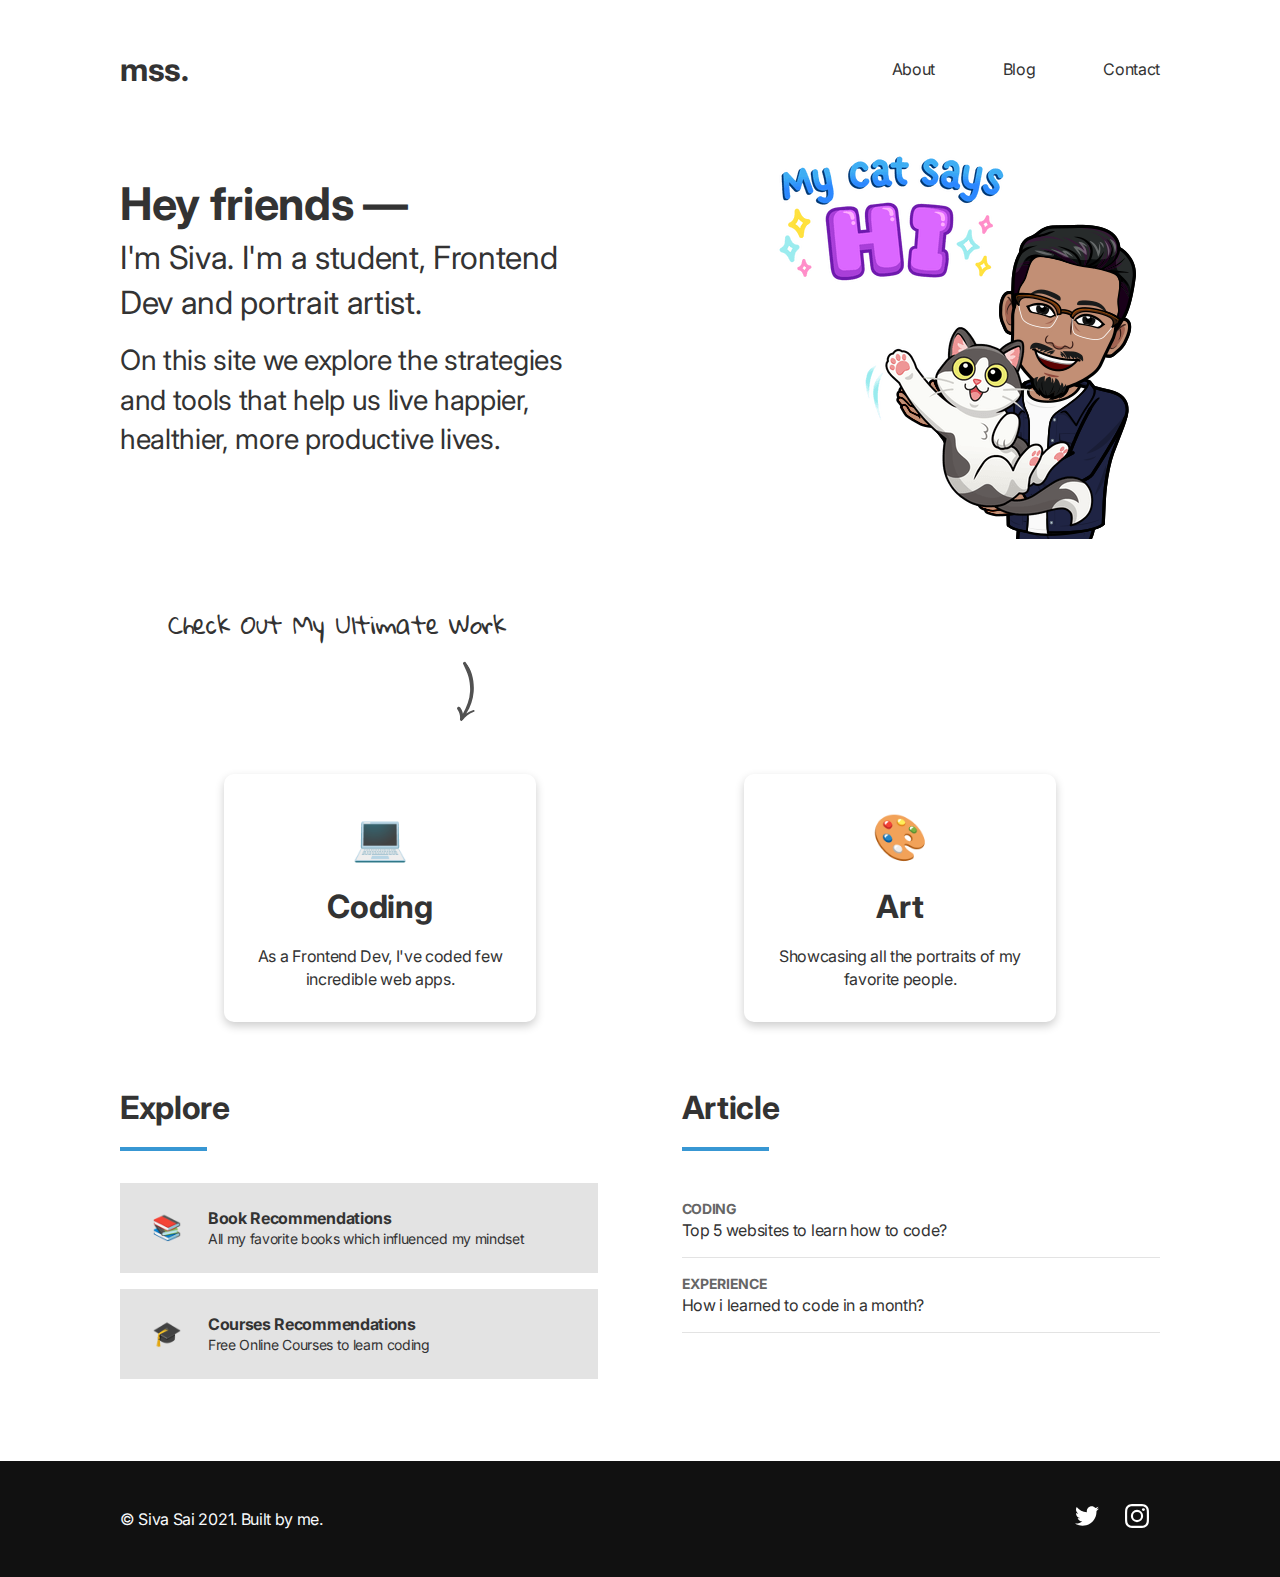
<file: index.html>
<!DOCTYPE html>
<html lang="en">
<head>
    <meta charset="UTF-8">
    <meta http-equiv="X-UA-Compatible" content="IE=edge">
    <meta name="viewport" content="width=device-width, initial-scale=1.0">
    <title>Siva Sai</title>

    <link rel="stylesheet" href="./css/styles.css">

    <!-- googlefonts -->

    <link rel="preconnect" href="https://fonts.gstatic.com">

    <link href="https://fonts.googleapis.com/css2?family=Inter:wght@400&display=swap" rel="stylesheet">

    <link rel="preconnect" href="https://fonts.gstatic.com">

    <link href="https://fonts.googleapis.com/css2?family=Gloria+Hallelujah&display=swap" rel="stylesheet">

</head>
<body>
    <header>
        <div class="head">

            <h1 class="logo-text">mss.</h1>
            
            <button class="nav-toggle">
                <span class="hamburger"></span>
            </button>
            
            <nav class="nav">
                <ul class="nav-list">
                    <li class="nav-item"><a href="./about.html" class="nav-link">About</a></li>
                    <li class="nav-item"><a href="./blog.html" class="nav-link">Blog</a></li>
                    <li class="nav-item"><a href="./contact.html" class="nav-link">Contact</a></li>
                </ul>
            </nav>
        </div>
    </header>
    <main>
        
        <div class="container">
            <!-- introduction -->
            <div class="intro">
                <div class="intro-des">
                    <h1 class="intro-title">Hey friends —</h1>
                    <h2 class="intro-subtitle">I'm Siva. I'm a student, Frontend Dev and portrait artist.</h2>
                    <h2 class="intro-subtitle-1">On this site we explore the strategies and tools that help us live happier, healthier, more productive lives.
                    </h2>
               </div>
               <div class="intro-img">
                   <img src="./img/cat-and-me.png" alt="cartoon of sivasai holding a cat" class="image"></div>
            </div>
            <!-- gudies -->
            <div class="home-section-1">
                <div>
                    <div class="section-title">check out my ultimate work</div>
                    <div class="arrow">
                        <svg width="57" height="61" viewBox="0 0 57 61" fill="none" xmlns="http://www.w3.org/2000/svg"><g clip-path="url(#clip0)"><path d="M27.24 59.656c3.056-4.048 6.993-7.064 11.733-8.884 1.044-.403.601-2.019-.494-1.686a27.466 27.466 0 00-7.22 3.363c4.386-6.307 6.793-13.976 7.43-21.601.826-9.907-1.403-22-8.078-29.72-.977-1.136-3.166.194-2.558 1.583C30 7.16 32.27 11.285 33.525 16.038c1.242 4.705 1.793 9.525 1.53 14.385-.434 8.056-3.296 15.458-7.17 22.389-.355-2.259-1.235-4.428-2.668-6.287-1.3-1.681-4.121-.045-2.869 1.776 2.13 3.113 3.128 6.322 2.577 10.122-.167 1.186 1.416 2.426 2.317 1.233z" fill="#333" fill-opacity=".85"></path></g><defs><clipPath id="clip0"><path transform="rotate(148.25 56.2 41.845)" fill="#fff" d="M56.2 41.845h35.638v49.209H56.2z"></path></clipPath></defs></svg>
                    </div>
                </div>
                <div class="section-list">
                    <div class="section-item">
                        <div class="section-icon">💻</div>
                        <h1 class="section-item-title">coding</h1>
                        <p>As a Frontend Dev, I've coded few incredible web apps.</p>
                    </div>
                    <div class="section-item">
                        <div class="section-icon">🎨</div>
                        <h1 class="section-item-title">art</h1>
                        <p>Showcasing all the portraits of my favorite people.</p>
                    </div>
                </div>
            </div>
            <!-- external links -->
            <div class="home-section-2">
                <div class="explore">
                    <h1 class="explore-title">Explore</h1>
                    <hr class="line">
                    <a href="#" class="explore-link">
                        <div class="explore-link-icon">📚</div>
                        <div class="ex-link-block">
                            <b>Book Recommendations</b>
                            <div class="ex-p">All my favorite books which influenced my mindset</div>
                        </div>
                    </a>
                    <a href="#" class="explore-link">
                        <div class="explore-link-icon">🎓</div>
                        <div class="ex-link-block">
                            <b>Courses Recommendations</b>
                            <div class="ex-p">Free Online Courses to learn coding</div>
                        </div>
                    </a>              
                </div>
                <div class="article">
                    <h1 class="article-title">Article</h1>
                    <hr class="line">
                    <div class="article-link">
                        <div>
                            <div class="article-link-title">Coding</div>
                            <a class="ar-link" href="#">Top 5 websites to learn how to code?</a>
                        </div>
                    </div>
                    <div class="article-link">
                        <div>
                            <div class="article-link-title">Experience</div>
                            <a class="ar-link" href="#">How i learned to code in a month?</a> 
                        </div> 
                    </div>
                </div>
            </div>
        </div>
    </main>

    
    <script src="./css/index.js"></script>
    <footer>
        <div class="footer-container footer-cols">
            <div class="copyright">© Siva Sai 2021. Built by me.</div>
            <div class="social-links">
                <a target="_blank" href="https://twitter.com/sivasai_me/" class="social-link"><svg xmlns="http://www.w3.org/2000/svg" width="24" height="24" viewBox="0 0 24 24"><path fill="#fff" d="M24 4.6c-.9.4-1.8.7-2.8.8 1-.6 1.8-1.6 2.2-2.7-1 .6-2 1-3.1 1.2-.9-1-2.2-1.6-3.6-1.6-2.7 0-4.9 2.2-4.9 4.9 0 .4 0 .8.1 1.1-4.2-.2-7.8-2.2-10.2-5.2-.5.8-.7 1.6-.7 2.5 0 1.7.9 3.2 2.2 4.1-.8 0-1.6-.2-2.2-.6v.1c0 2.4 1.7 4.4 3.9 4.8-.4.1-.8.2-1.3.2-.3 0-.6 0-.9-.1.6 2 2.4 3.4 4.6 3.4-1.7 1.3-3.8 2.1-6.1 2.1-.4 0-.8 0-1.2-.1 2.2 1.4 4.8 2.2 7.5 2.2 9.1 0 14-7.5 14-14v-.6c1-.7 1.8-1.6 2.5-2.5z"></path></svg></a>
                <a target="_blank" href="https://instagram.com/sivasai.me/" class="social-link"><svg xmlns="http://www.w3.org/2000/svg" width="24" height="24" viewBox="0 0 24 24"><g fill="#fff"><path d="M12 2.162c3.204 0 3.584.012 4.849.07 1.366.062 2.633.336 3.608 1.311.975.975 1.249 2.242 1.311 3.608.058 1.265.07 1.645.07 4.849s-.012 3.584-.07 4.849c-.062 1.366-.336 2.633-1.311 3.608-.975.975-2.242 1.249-3.608 1.311-1.265.058-1.645.07-4.849.07s-3.584-.012-4.849-.07c-1.366-.062-2.633-.336-3.608-1.311-.975-.975-1.249-2.242-1.311-3.608-.058-1.265-.07-1.645-.07-4.849s.012-3.584.07-4.849c.062-1.366.336-2.633 1.311-3.608.975-.975 2.242-1.249 3.608-1.311 1.265-.058 1.645-.07 4.849-.07M12 0C8.741 0 8.332.014 7.052.072c-1.95.089-3.663.567-5.038 1.942C.639 3.389.161 5.102.072 7.052.014 8.332 0 8.741 0 12c0 3.259.014 3.668.072 4.948.089 1.95.567 3.663 1.942 5.038 1.375 1.375 3.088 1.853 5.038 1.942C8.332 23.986 8.741 24 12 24s3.668-.014 4.948-.072c1.95-.089 3.663-.567 5.038-1.942 1.375-1.375 1.853-3.088 1.942-5.038.058-1.28.072-1.689.072-4.948s-.014-3.668-.072-4.948c-.089-1.95-.567-3.663-1.942-5.038C20.611.639 18.898.161 16.948.072 15.668.014 15.259 0 12 0z"></path><path d="M12 5.838a6.162 6.162 0 100 12.324 6.162 6.162 0 000-12.324zM12 16a4 4 0 110-8 4 4 0 010 8z"></path><circle cx="18.406" cy="5.594" r="1.44"></circle></g></svg></a>
            </div>
        </div>
    </footer>
</body>
</html>
</file>
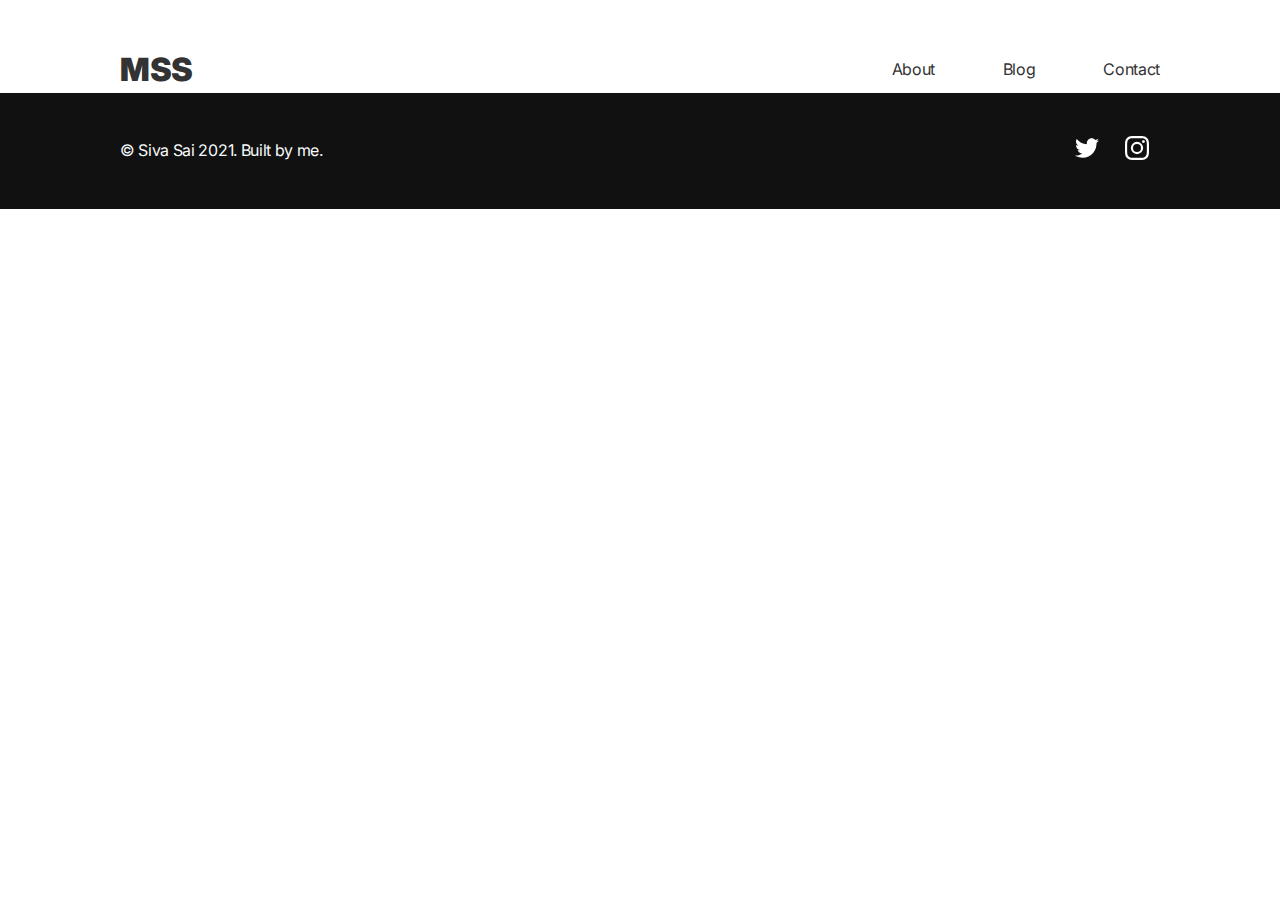
<file: about.html>
<!DOCTYPE html>
<html lang="en">
<head>
    <meta charset="UTF-8">
    <meta http-equiv="X-UA-Compatible" content="IE=edge">
    <meta name="viewport" content="width=device-width, initial-scale=1.0">
    <title>Siva Sai</title>

    <link rel="stylesheet" href="./css/styles.css">

    <!-- googlefonts -->

    <link rel="preconnect" href="https://fonts.gstatic.com">

    <link href="https://fonts.googleapis.com/css2?family=Inter:wght@400&display=swap" rel="stylesheet">

    <link rel="preconnect" href="https://fonts.gstatic.com">

    <link href="https://fonts.googleapis.com/css2?family=Gloria+Hallelujah&display=swap" rel="stylesheet">

</head>
<body>
    <header>
        <div class="head">

            <a href="./index.html">
                <h1 class="logo-text"><strong>MSS</strong></h1>
            </a>
            
            <button class="nav-toggle">
                <span class="hamburger"></span>
            </button>
            
            <nav class="nav">
                <ul class="nav-list">
                    <li class="nav-item"><a href="./about.html" class="nav-link">About</a></li>
                    <li class="nav-item"><a href="./blog.html" class="nav-link">Blog</a></li>
                    <li class="nav-item"><a href="./contact.html" class="nav-link">Contact</a></li>
                </ul>
            </nav>
        </div>
    </header>   
    <script src="./css/index.js"></script>
    <footer>
        <div class="footer-container footer-cols">
            <div class="copyright">© Siva Sai 2021. Built by me.</div>
            <div class="social-links">
                <a target="_blank" href="https://twitter.com/sivasai_me/" class="social-link"><svg xmlns="http://www.w3.org/2000/svg" width="24" height="24" viewBox="0 0 24 24"><path fill="#fff" d="M24 4.6c-.9.4-1.8.7-2.8.8 1-.6 1.8-1.6 2.2-2.7-1 .6-2 1-3.1 1.2-.9-1-2.2-1.6-3.6-1.6-2.7 0-4.9 2.2-4.9 4.9 0 .4 0 .8.1 1.1-4.2-.2-7.8-2.2-10.2-5.2-.5.8-.7 1.6-.7 2.5 0 1.7.9 3.2 2.2 4.1-.8 0-1.6-.2-2.2-.6v.1c0 2.4 1.7 4.4 3.9 4.8-.4.1-.8.2-1.3.2-.3 0-.6 0-.9-.1.6 2 2.4 3.4 4.6 3.4-1.7 1.3-3.8 2.1-6.1 2.1-.4 0-.8 0-1.2-.1 2.2 1.4 4.8 2.2 7.5 2.2 9.1 0 14-7.5 14-14v-.6c1-.7 1.8-1.6 2.5-2.5z"></path></svg></a>
                <a target="_blank" href="https://instagram.com/sivasai.me/" class="social-link"><svg xmlns="http://www.w3.org/2000/svg" width="24" height="24" viewBox="0 0 24 24"><g fill="#fff"><path d="M12 2.162c3.204 0 3.584.012 4.849.07 1.366.062 2.633.336 3.608 1.311.975.975 1.249 2.242 1.311 3.608.058 1.265.07 1.645.07 4.849s-.012 3.584-.07 4.849c-.062 1.366-.336 2.633-1.311 3.608-.975.975-2.242 1.249-3.608 1.311-1.265.058-1.645.07-4.849.07s-3.584-.012-4.849-.07c-1.366-.062-2.633-.336-3.608-1.311-.975-.975-1.249-2.242-1.311-3.608-.058-1.265-.07-1.645-.07-4.849s.012-3.584.07-4.849c.062-1.366.336-2.633 1.311-3.608.975-.975 2.242-1.249 3.608-1.311 1.265-.058 1.645-.07 4.849-.07M12 0C8.741 0 8.332.014 7.052.072c-1.95.089-3.663.567-5.038 1.942C.639 3.389.161 5.102.072 7.052.014 8.332 0 8.741 0 12c0 3.259.014 3.668.072 4.948.089 1.95.567 3.663 1.942 5.038 1.375 1.375 3.088 1.853 5.038 1.942C8.332 23.986 8.741 24 12 24s3.668-.014 4.948-.072c1.95-.089 3.663-.567 5.038-1.942 1.375-1.375 1.853-3.088 1.942-5.038.058-1.28.072-1.689.072-4.948s-.014-3.668-.072-4.948c-.089-1.95-.567-3.663-1.942-5.038C20.611.639 18.898.161 16.948.072 15.668.014 15.259 0 12 0z"></path><path d="M12 5.838a6.162 6.162 0 100 12.324 6.162 6.162 0 000-12.324zM12 16a4 4 0 110-8 4 4 0 010 8z"></path><circle cx="18.406" cy="5.594" r="1.44"></circle></g></svg></a>
            </div>
        </div>
    </footer>
</body> 
</html>
</file>
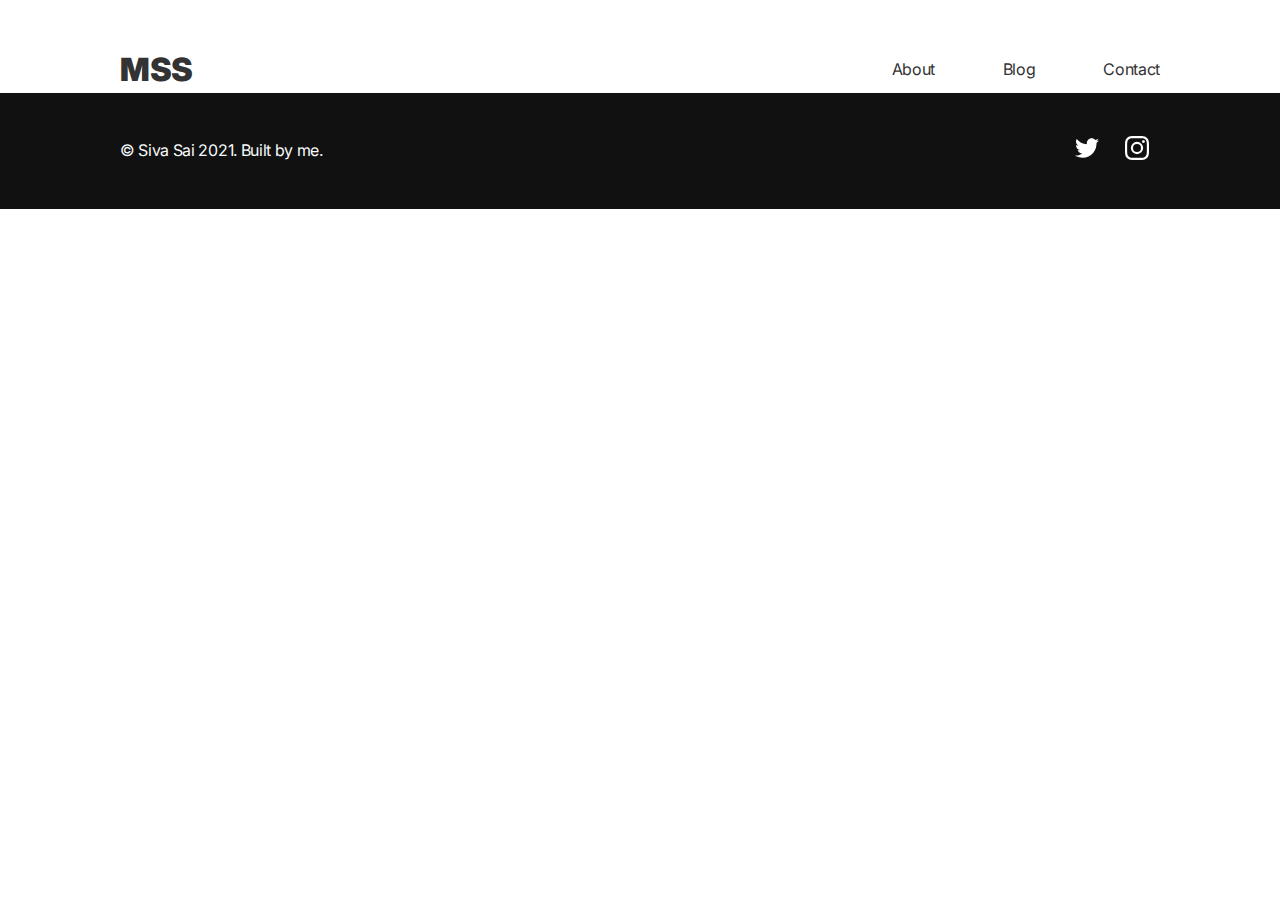
<file: contact.html>
<!DOCTYPE html>
<html lang="en">
<head>
    <meta charset="UTF-8">
    <meta http-equiv="X-UA-Compatible" content="IE=edge">
    <meta name="viewport" content="width=device-width, initial-scale=1.0">
    <title>Siva Sai</title>

    <link rel="stylesheet" href="./css/styles.css">

    <!-- googlefonts -->

    <link rel="preconnect" href="https://fonts.gstatic.com">

    <link href="https://fonts.googleapis.com/css2?family=Inter:wght@400&display=swap" rel="stylesheet">

    <link rel="preconnect" href="https://fonts.gstatic.com">

    <link href="https://fonts.googleapis.com/css2?family=Gloria+Hallelujah&display=swap" rel="stylesheet">

</head>
<body>
    <header>
        <div class="head">

            <a href="./index.html">
                <h1 class="logo-text"><strong>MSS</strong></h1>
            </a>
            
            <button class="nav-toggle">
                <span class="hamburger"></span>
            </button>
            
            <nav class="nav">
                <ul class="nav-list">
                    <li class="nav-item"><a href="./about.html" class="nav-link">About</a></li>
                    <li class="nav-item"><a href="./blog.html" class="nav-link">Blog</a></li>
                    <li class="nav-item"><a href="./contact.html" class="nav-link">Contact</a></li>
                </ul>
            </nav>
        </div>
    </header>   
    <script src="./css/index.js"></script>
    <footer>
        <div class="footer-container footer-cols">
            <div class="copyright">© Siva Sai 2021. Built by me.</div>
            <div class="social-links">
                <a target="_blank" href="https://twitter.com/sivasai_me/" class="social-link"><svg xmlns="http://www.w3.org/2000/svg" width="24" height="24" viewBox="0 0 24 24"><path fill="#fff" d="M24 4.6c-.9.4-1.8.7-2.8.8 1-.6 1.8-1.6 2.2-2.7-1 .6-2 1-3.1 1.2-.9-1-2.2-1.6-3.6-1.6-2.7 0-4.9 2.2-4.9 4.9 0 .4 0 .8.1 1.1-4.2-.2-7.8-2.2-10.2-5.2-.5.8-.7 1.6-.7 2.5 0 1.7.9 3.2 2.2 4.1-.8 0-1.6-.2-2.2-.6v.1c0 2.4 1.7 4.4 3.9 4.8-.4.1-.8.2-1.3.2-.3 0-.6 0-.9-.1.6 2 2.4 3.4 4.6 3.4-1.7 1.3-3.8 2.1-6.1 2.1-.4 0-.8 0-1.2-.1 2.2 1.4 4.8 2.2 7.5 2.2 9.1 0 14-7.5 14-14v-.6c1-.7 1.8-1.6 2.5-2.5z"></path></svg></a>
                <a target="_blank" href="https://instagram.com/sivasai.me/" class="social-link"><svg xmlns="http://www.w3.org/2000/svg" width="24" height="24" viewBox="0 0 24 24"><g fill="#fff"><path d="M12 2.162c3.204 0 3.584.012 4.849.07 1.366.062 2.633.336 3.608 1.311.975.975 1.249 2.242 1.311 3.608.058 1.265.07 1.645.07 4.849s-.012 3.584-.07 4.849c-.062 1.366-.336 2.633-1.311 3.608-.975.975-2.242 1.249-3.608 1.311-1.265.058-1.645.07-4.849.07s-3.584-.012-4.849-.07c-1.366-.062-2.633-.336-3.608-1.311-.975-.975-1.249-2.242-1.311-3.608-.058-1.265-.07-1.645-.07-4.849s.012-3.584.07-4.849c.062-1.366.336-2.633 1.311-3.608.975-.975 2.242-1.249 3.608-1.311 1.265-.058 1.645-.07 4.849-.07M12 0C8.741 0 8.332.014 7.052.072c-1.95.089-3.663.567-5.038 1.942C.639 3.389.161 5.102.072 7.052.014 8.332 0 8.741 0 12c0 3.259.014 3.668.072 4.948.089 1.95.567 3.663 1.942 5.038 1.375 1.375 3.088 1.853 5.038 1.942C8.332 23.986 8.741 24 12 24s3.668-.014 4.948-.072c1.95-.089 3.663-.567 5.038-1.942 1.375-1.375 1.853-3.088 1.942-5.038.058-1.28.072-1.689.072-4.948s-.014-3.668-.072-4.948c-.089-1.95-.567-3.663-1.942-5.038C20.611.639 18.898.161 16.948.072 15.668.014 15.259 0 12 0z"></path><path d="M12 5.838a6.162 6.162 0 100 12.324 6.162 6.162 0 000-12.324zM12 16a4 4 0 110-8 4 4 0 010 8z"></path><circle cx="18.406" cy="5.594" r="1.44"></circle></g></svg></a>
            </div>
        </div>
    </footer>
</body> 
</html>
</file>
<file: css/styles.css>
/* redefined styles */

:root {
    --clr-bg: #fff;
    --clr-default: #333;
    --clr-black: #111;
    --clr-blue: #3897D3;
    --clr-blue-hover: #227cb5;
    --clr-yellow: #EEF13B;
    --clr-light-bg: #F8FAFC;
    --clr-light-grey: #E3E3E3;
    --clr-grey: #666;
}


/* general styles */

*,
*::after,
*::before {
    box-sizing: border-box;
    margin: 0;
    padding: 0;
    border: 0;
}

html {
    scroll-behavior: smooth;
    font-family: 'Inter', sans-serif;
}

body {
    font-weight: 400;
    font-style: normal;
    font-size: 16px;
    line-height: 1.4;
    letter-spacing: -0.02em;
    color: var(--clr-default);
    -webkit-font-smoothing: antialiased;
    -moz-osx-font-smoothing: grayscale;
    padding: 1rem 1rem 0;
    background-color: var(--clr-bg);
}

li { list-style-type: none;}

svg{ display: inline-block; margin: 0.7rem;}

a { text-decoration: none; color: var(--clr-default);}

.container , .head ,.footer-container{
    max-width: 1040px;
    margin-left: auto;
    margin-right: auto;
}

@media (max-width: 700px) {
    .container , .footer-container {
        margin: auto;
        max-width: 480px;
    }
    img {
        width:100%;
    }

    header {
        max-width: 100%;
        background-color: var(--clr-bg);
    }
    
}


/* header */

header {
    margin-top: 2rem;
}
.head {
    margin: 0 auto;
    background-color: var(--clr-bg);
}


header::after {
    content: "";
    display: table;
    clear: both;
}

.logo-text {
    float: left;
    cursor: pointer;
}

.nav {
    float: right;
}

.nav ul {
    margin: 0%;
    padding: 0%;
    list-style-type: none;   
}

.nav li {
    display: inline-block;
    margin-left: 4rem;
    padding-top: 10px;
    position: relative;
}

nav a:hover {
    color: var(--clr-grey);
}

nav a::before {
    content: "";
    display: block;
    height: 4px;
    border-radius: 40px;
    justify-content: center;
    background-color: var(--clr-grey);
    position:absolute;
    top: 1px;
 
    width: 0%;
 
    transition: all ease-in-out 250ms;
}
 
nav a:hover::before {
    width: 25px;
}

@media (max-width: 890px) {

    .image {
        margin-top: 1rem;
    }
    .head{
        margin: 0;
        padding:0;
    }
    header {
        background-color: var(--clr-bg);
        display: flex;
        width: 100%;
        flex-grow: 1;
        justify-content: space-between;
        align-items: center;
        padding: 1rem;
        border-bottom: 1px solid var(--clr-grey);
        margin-top: 0;
    }
 
    .logo-text {
        float:left;
        max-width: 100px;
        align-self: flex-start;
    }
 
    .nav {
     position: fixed;
     background:#333;
     color: white;
     top: 0;
     bottom: 0;
     left: 0;
     right: 0;
     z-index: 100;
     
     transform: translateX(100%);
     transition: transform 250ms cubic-bezier(.5, 0, .5, 1);
    }

    .nav-list {
        list-style: none;
        display: flex;
        height: 100%;
        flex-direction: column;
        justify-content: space-evenly;
        align-items: center;
        margin: 0;
        padding: 0;
    }
    
    .nav-link {
        color: inherit;
        font-weight: 200;
        font-size: 1.2rem;
        text-decoration: none;  
    }
    

 
    .nav-toggle {
     padding: .5em;
     background: transparent;
     border: 0;
     cursor: pointer;
     position: absolute;
     right: 2em;
     top: 3.42em;
     z-index: 1000;
    }
 
    .nav-open .nav {
     transform: translateX(0);
    }
 
    .nav-open .nav-toggle {
     position: fixed;
    }
 
    .nav-open .hamburger {
     transform: rotate(.625turn);
    }
 
    .nav-open .hamburger::before {
     transform: rotate(90deg) translateX(-6px);
    }
 
    .nav-open .hamburger::after {
     opacity: 0;
    }
 
 
 
 
 
 
    .hamburger {
     display: block;
     position: relative;
    }
 
    .hamburger,
    .hamburger::before,
    .hamburger::after {
     background: #000;
     width: 2em;
     height: 3px;
     border-radius: 2em;
     transition: transform 250ms ease-in-out;
    }
 
 
    .hamburger::before,
    .hamburger::after {
     content: '';
     position: absolute;
     left: 0;
     right: 0;
    }
 
    .hamburger::before { top: 6px; }
    .hamburger::after { bottom: 6px; }
 
 
 }

 /* introduction */

 .intro-title {
     font-size: 2.81rem;
     margin-top: 1.5rem;
     font-weight: bolder;
 }

 .intro-subtitle {
     font-weight: normal;
     font-size: 2rem;
     margin-bottom: 1rem;
 }
 .intro-subtitle-1 {
     font-weight: normal;
     font-size: 1.75rem;
 }

 .section-title {
    font-family: 'Gloria Hallelujah', cursive;
    font-size: 1.5rem;
    margin-top: 4rem;
    padding-bottom: 5rem;
    position: relative;
    text-transform: capitalize;
}

.arrow {
    margin-top: -4.5rem;
    margin-left: 13rem;
    font-size: 1.5rem;
}

.section-item {
    display: block;
    padding: 2rem 1rem;
    border-radius: 10px;
    box-shadow: 0 4px 10px rgba(0,0,0,0.2);
    background-color: var(--clr-bg);
    transition: color 0.3s, transform 0.3s !important;
    margin-top: 2rem;
    text-align: center;
    color: var(--clr-default);
}

.section-icon {
    font-size: 2.81rem;
    margin-bottom: 1rem;
}

.section-item-title {
    margin-bottom: 1rem;
    text-transform: capitalize;
}

.explore , .article {
    margin-top: 4rem;
}

.explore-title ,.article-title{
    font-size: 2rem;
    margin-bottom: 1rem;
}

.line {
    width: 87px;
    border: 2px solid var(--clr-blue);
    margin-bottom: 2rem;
}

.explore-link {
    display: block;
    padding: 1.5rem;
    margin-bottom: 1rem;
    background-color: var(--clr-light-grey);
    display: flex;
    align-items: center;
}

.explore-link-icon {
    flex: 0 0 4rem;
    padding-left: 0.5rem;
    font-size: 1.5rem;
}

.ex-p {font-size: 0.875rem;}

.article-link {
    display: flex;
    align-items: baseline;
    padding: 1rem 0;
    border-bottom: 1px solid var(--clr-light-grey);
}

.article-link-title {
    text-transform: uppercase;
    font-size: 0.875rem;
    font-weight: bold;
    color: var(--clr-grey);
}

.ar-link {
    color: var(--clr-default);
}
.article {
    margin-bottom: 4rem;
}

@media (min-width:701px) {
     .intro {
         display:flex;
         margin-top:3rem;
         margin-bottom: 3rem;
         justify-content: space-between;
         align-content: center;
     }
     .intro-des {
         margin: 0;
         width: 46%;
         margin-top: 2rem;
     }
     .intro-title ,.intro-img {
         margin-top: 0;
     }
     .section-title {
        margin-left: 3rem;

    }
    .arrow {
        margin-left: 19rem;
    }

    .section-list {
        display: flex;
        justify-content: space-around;
    }
    .section-item {
        width: 30%;
    }
    .home-section-2 {
        display: flex;
        justify-content: space-between;
        margin-bottom: 4rem;
    }
    .explore , .article{
        width: 46%;
    }
    .footer-cols{
        display: flex;
        justify-content: space-between;
        align-items: center;
    }
} 

 
   
 
 /* footer */

footer {
    padding: 2rem 1rem;
    margin: 0 -1rem;
    width: calc(100% + 2rem);
    background-color: var(--clr-black);
    color: var(--clr-light-bg);
    
}

@media (max-width: 700px) {

    .footer-container {
        display: block;
        text-align: center;
        justify-content: center;
    }
    .copyright, .social.links {
        margin-bottom:1rem;
    }
    
}
</file>
